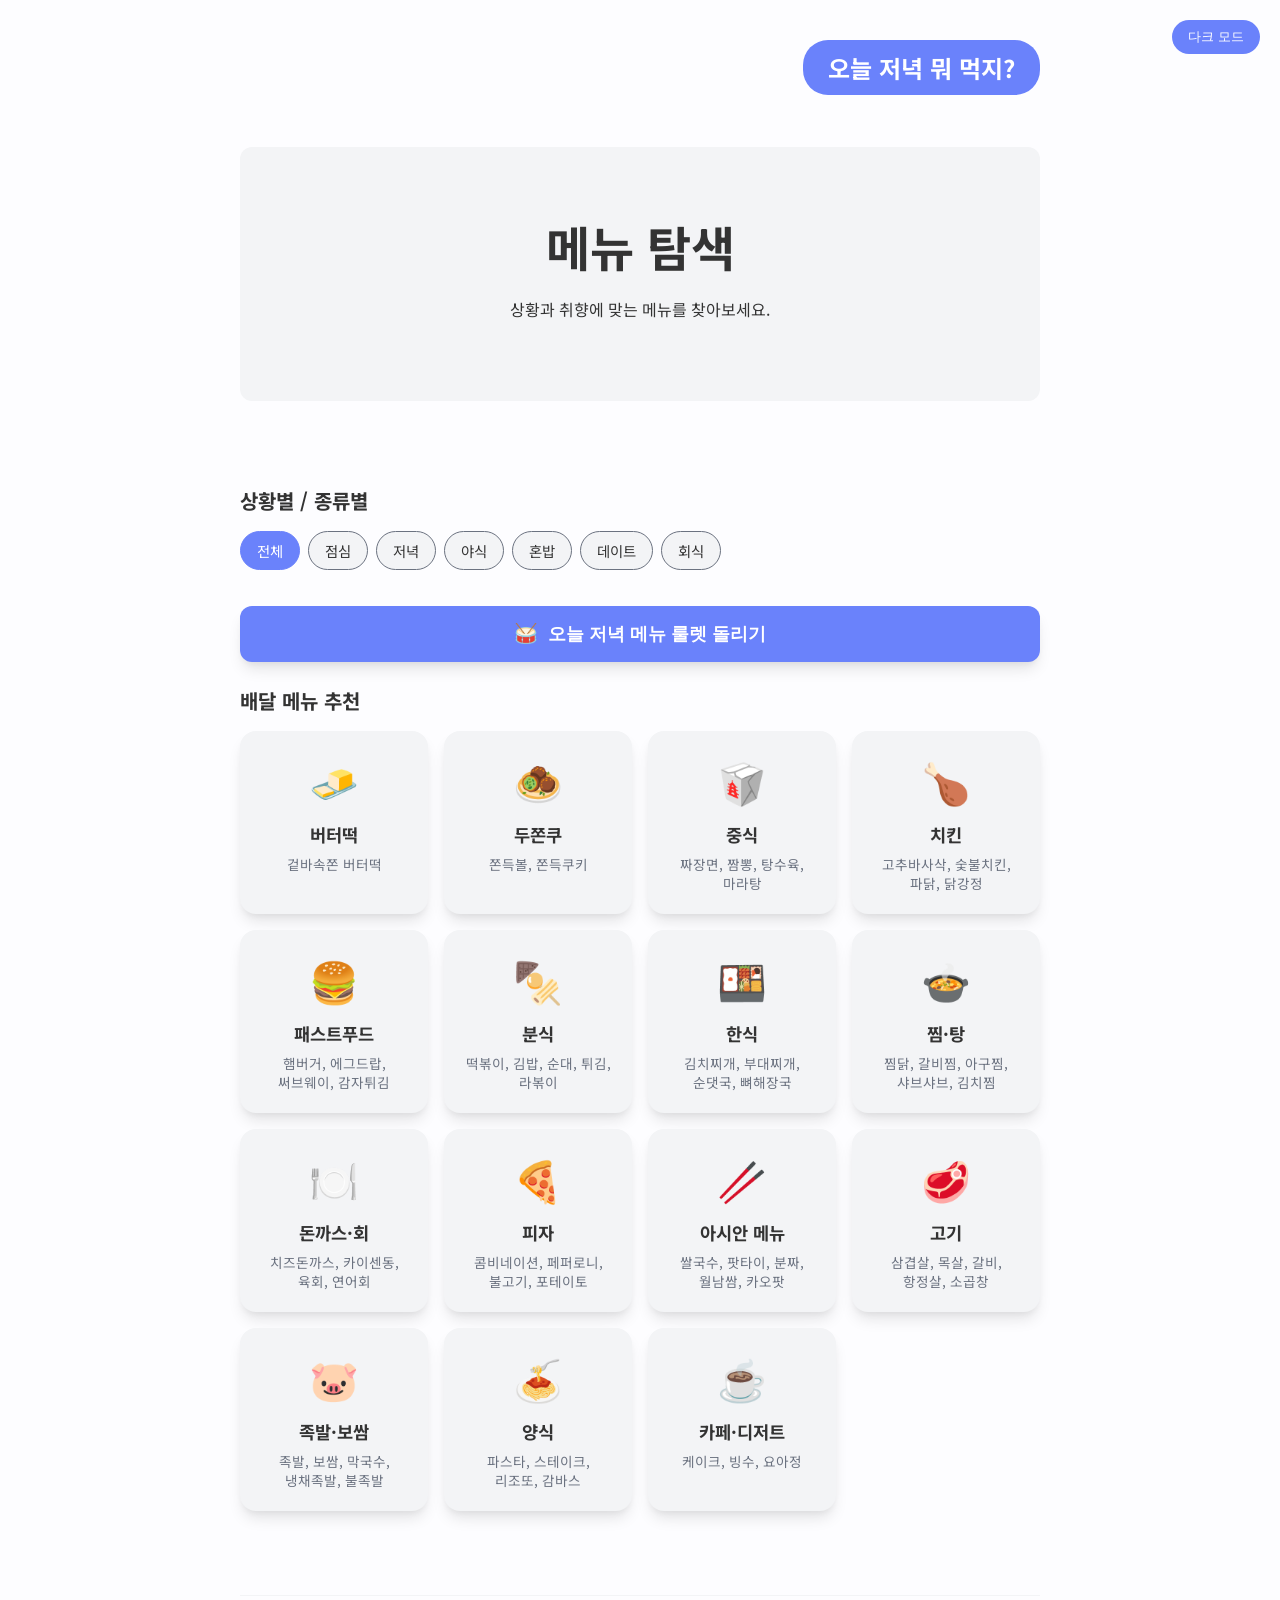
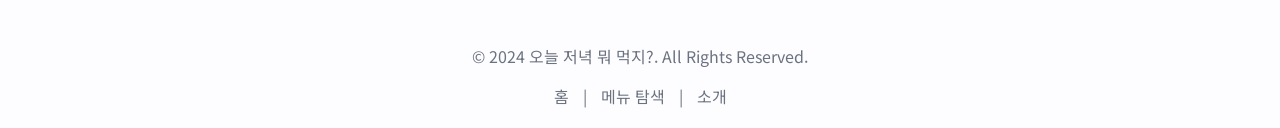
<file: menu.html>
<!DOCTYPE html>
<html lang="ko">
<head>
    <meta charset="UTF-8">
    <meta name="viewport" content="width=device-width, initial-scale=1.0">
    <title>메뉴 추천 - 오늘 저녁 뭐 먹지?</title>
    <link rel="stylesheet" href="style.css">
    <link rel="stylesheet" href="menu.css">
    <!-- Google Fonts -->
    <link href="https://fonts.googleapis.com/css2?family=Noto+Sans+KR:wght@400;700&display=swap" rel="stylesheet">
    
    <!-- Analytics & Scripts from main page -->
    <script async src="https://pagead2.googlesyndication.com/pagead/js/adsbygoogle.js?client=ca-pub-4424585063052814" crossorigin="anonymous"></script>
    <script async src="https://www.googletagmanager.com/gtag/js?id=G-4FQ4J12JVN"></script>
    <script>
      window.dataLayer = window.dataLayer || [];
      function gtag(){dataLayer.push(arguments);}
      gtag('js', new Date());
      gtag('config', 'G-4FQ4J12JVN');
    </script>
</head>
<body>
    <button id="theme-toggle">다크 모드</button>

    <div class="container">
        <nav class="top-nav">
            <a href="index.html" class="logo">오늘 저녁 뭐 먹지?</a>
        </nav>

        <header class="hero-section">
            <h1>메뉴 탐색</h1>
            <p>상황과 취향에 맞는 메뉴를 찾아보세요.</p>
        </header>

        <main>
            <div class="menu-component">
                <!-- Category Filter Section -->
                <section class="category-section">
                  <h2 class="section-title">상황별 / 종류별</h2>
                  <div class="category-tabs" id="category-tabs">
                    <button class="tab active" data-filter="all">전체</button>
                    <button class="tab" data-filter="lunch">점심</button>
                    <button class="tab" data-filter="dinner">저녁</button>
                    <button class="tab" data-filter="snack">야식</button>
                    <button class="tab" data-filter="solo">혼밥</button>
                    <button class="tab" data-filter="date">데이트</button>
                    <button class="tab" data-filter="party">회식</button>
                  </div>
                </section>
              
                <!-- Roulette CTA -->
                <div class="cta-container">
                  <button class="roulette-btn" onclick="window.location.href='index.html'">
                    <span class="icon">🥁</span> 오늘 저녁 메뉴 룰렛 돌리기
                  </button>
                </div>
              
                <!-- Delivery Menu Grid Section -->
                <section class="delivery-section">
                  <h2 class="section-title">배달 메뉴 추천</h2>
                  <div class="menu-grid">
                    <!-- Menu Item Cards -->
                    <div class="menu-card">
                      <div class="card-icon">🧈</div>
                      <div class="card-content">
                        <h3 class="card-title">버터떡</h3>
                        <p class="card-desc">겉바속쫀 버터떡</p>
                      </div>
                    </div>
              
                    <div class="menu-card">
                      <div class="card-icon">🧆</div>
                      <div class="card-content">
                        <h3 class="card-title">두쫀쿠</h3>
                        <p class="card-desc">쫀득볼, 쫀득쿠키</p>
                      </div>
                    </div>
              
                    <div class="menu-card">
                      <div class="card-icon">🥡</div>
                      <div class="card-content">
                        <h3 class="card-title">중식</h3>
                        <p class="card-desc">짜장면, 짬뽕, 탕수육, 마라탕</p>
                      </div>
                    </div>
              
                    <div class="menu-card">
                      <div class="card-icon">🍗</div>
                      <div class="card-content">
                        <h3 class="card-title">치킨</h3>
                        <p class="card-desc">고추바사삭, 숯불치킨, 파닭, 닭강정</p>
                      </div>
                    </div>
              
                    <div class="menu-card">
                      <div class="card-icon">🍔</div>
                      <div class="card-content">
                        <h3 class="card-title">패스트푸드</h3>
                        <p class="card-desc">햄버거, 에그드랍, 써브웨이, 감자튀김</p>
                      </div>
                    </div>
              
                    <div class="menu-card">
                      <div class="card-icon">🍢</div>
                      <div class="card-content">
                        <h3 class="card-title">분식</h3>
                        <p class="card-desc">떡볶이, 김밥, 순대, 튀김, 라볶이</p>
                      </div>
                    </div>
              
                    <div class="menu-card">
                      <div class="card-icon">🍱</div>
                      <div class="card-content">
                        <h3 class="card-title">한식</h3>
                        <p class="card-desc">김치찌개, 부대찌개, 순댓국, 뼈해장국</p>
                      </div>
                    </div>
              
                    <div class="menu-card">
                      <div class="card-icon">🍲</div>
                      <div class="card-content">
                        <h3 class="card-title">찜·탕</h3>
                        <p class="card-desc">찜닭, 갈비찜, 아구찜, 샤브샤브, 김치찜</p>
                      </div>
                    </div>
              
                    <div class="menu-card">
                      <div class="card-icon">🍽️</div>
                      <div class="card-content">
                        <h3 class="card-title">돈까스·회</h3>
                        <p class="card-desc">치즈돈까스, 카이센동, 육회, 연어회</p>
                      </div>
                    </div>
              
                    <div class="menu-card">
                      <div class="card-icon">🍕</div>
                      <div class="card-content">
                        <h3 class="card-title">피자</h3>
                        <p class="card-desc">콤비네이션, 페퍼로니, 불고기, 포테이토</p>
                      </div>
                    </div>
              
                    <div class="menu-card">
                      <div class="card-icon">🥢</div>
                      <div class="card-content">
                        <h3 class="card-title">아시안 메뉴</h3>
                        <p class="card-desc">쌀국수, 팟타이, 분짜, 월남쌈, 카오팟</p>
                      </div>
                    </div>
              
                    <div class="menu-card">
                      <div class="card-icon">🥩</div>
                      <div class="card-content">
                        <h3 class="card-title">고기</h3>
                        <p class="card-desc">삼겹살, 목살, 갈비, 항정살, 소곱창</p>
                      </div>
                    </div>
              
                    <div class="menu-card">
                      <div class="card-icon">🐷</div>
                      <div class="card-content">
                        <h3 class="card-title">족발·보쌈</h3>
                        <p class="card-desc">족발, 보쌈, 막국수, 냉채족발, 불족발</p>
                      </div>
                    </div>
              
                    <div class="menu-card">
                      <div class="card-icon">🍝</div>
                      <div class="card-content">
                        <h3 class="card-title">양식</h3>
                        <p class="card-desc">파스타, 스테이크, 리조또, 감바스</p>
                      </div>
                    </div>
              
                    <div class="menu-card">
                      <div class="card-icon">☕</div>
                      <div class="card-content">
                        <h3 class="card-title">카페·디저트</h3>
                        <p class="card-desc">케이크, 빙수, 요아정</p>
                      </div>
                    </div>
                  </div>
                </section>
              </div>
        </main>

        <footer class="site-footer">
            <p>&copy; 2024 오늘 저녁 뭐 먹지?. All Rights Reserved.</p>
            <nav>
                <a href="index.html">홈</a> |
                <a href="menu.html">메뉴 탐색</a> |
                <a href="about.html">소개</a>
            </nav>
        </footer>
    </div>

    <!-- Reuse main logic for theme toggle -->
    <script>
        // Simple Theme Toggle Logic Inline for this page
        const themeToggle = document.getElementById('theme-toggle');
        
        // Check saved theme
        const savedTheme = localStorage.getItem('theme');
        if (savedTheme === 'dark') {
            document.documentElement.setAttribute('data-theme', 'dark');
            themeToggle.textContent = '라이트 모드';
        }

        themeToggle.addEventListener('click', () => {
            const currentTheme = document.documentElement.getAttribute('data-theme');
            if (currentTheme === 'dark') {
                document.documentElement.removeAttribute('data-theme');
                themeToggle.textContent = '다크 모드';
                localStorage.setItem('theme', 'light');
            } else {
                document.documentElement.setAttribute('data-theme', 'dark');
                themeToggle.textContent = '라이트 모드';
                localStorage.setItem('theme', 'dark');
            }
        });

        // Tab Selection Logic
        const tabs = document.querySelectorAll('.tab');
        tabs.forEach(tab => {
            tab.addEventListener('click', () => {
                // Remove active class from all
                tabs.forEach(t => t.classList.remove('active'));
                // Add to clicked
                tab.classList.add('active');
                
                // Note: In a real app, you would filter the grid here.
                // For UI demo, we just toggle visual state.
            });
        });
    </script>
</body>
</html>
</file>
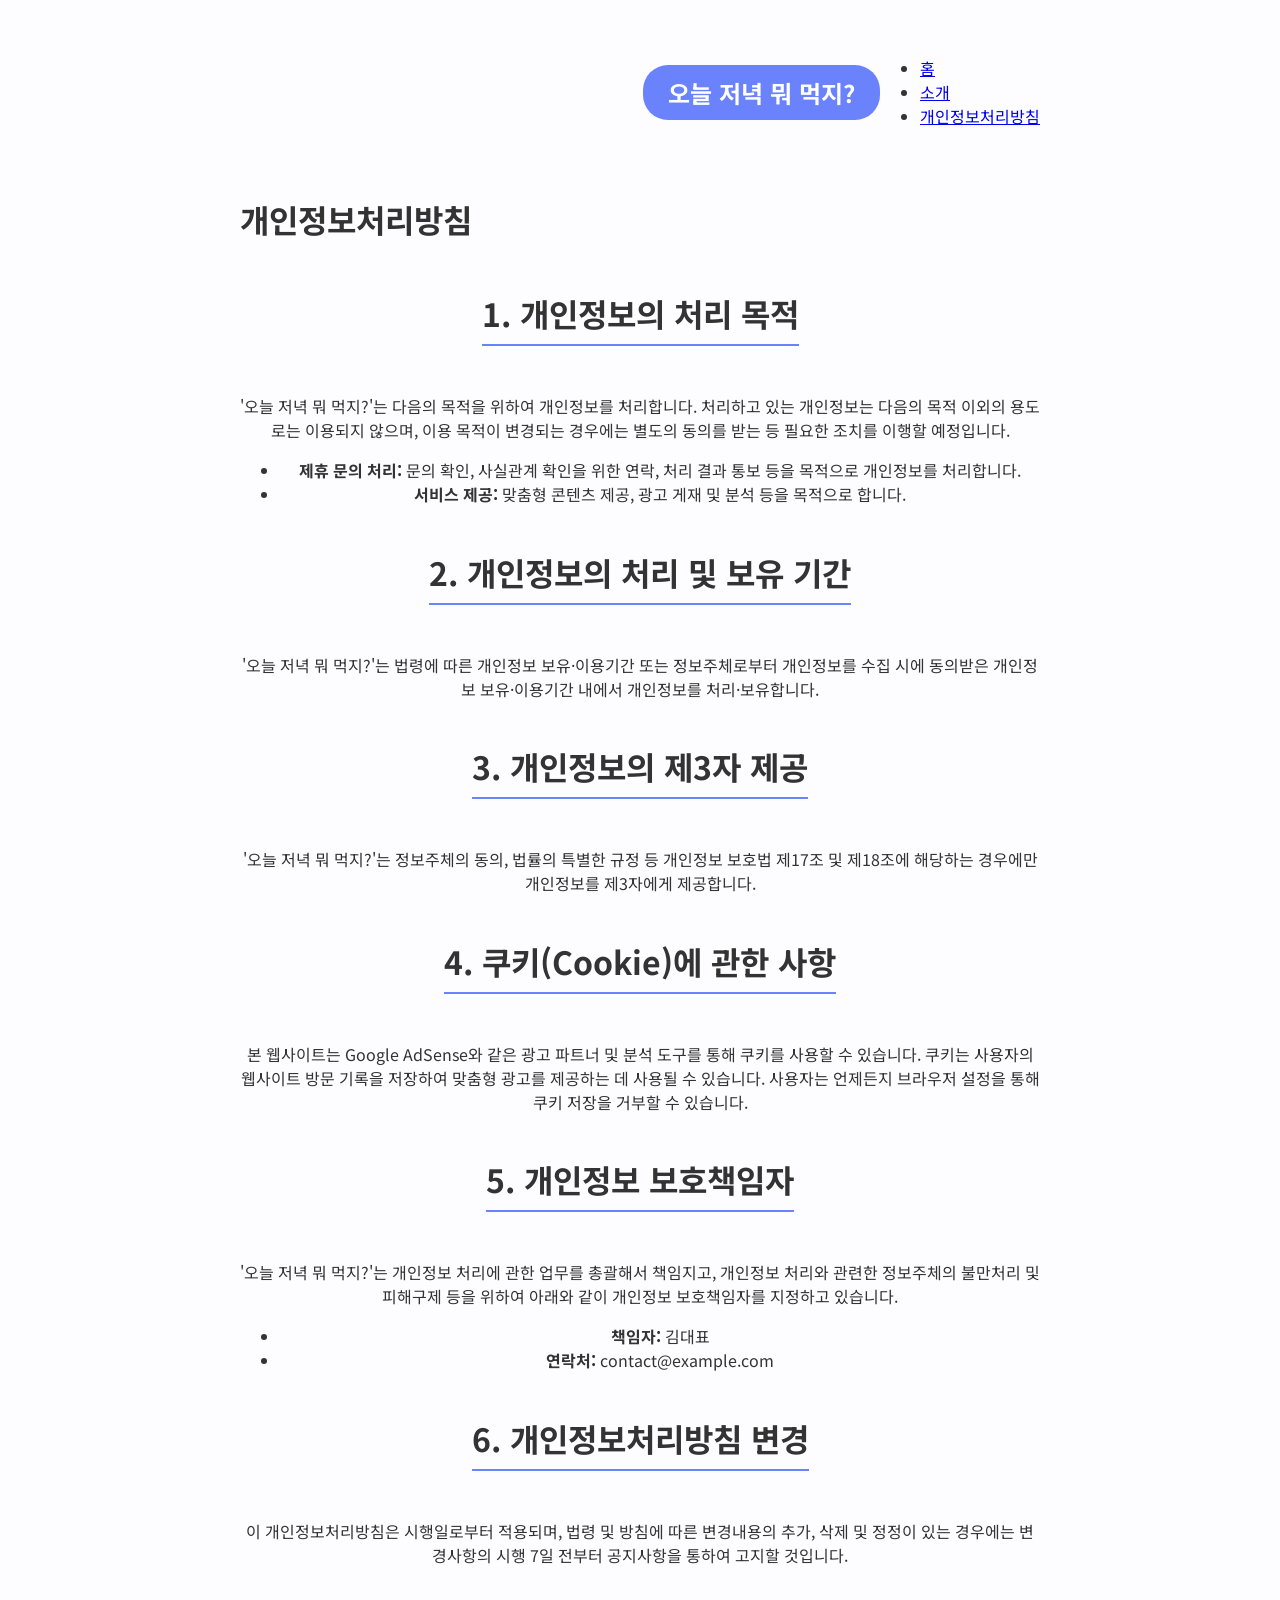
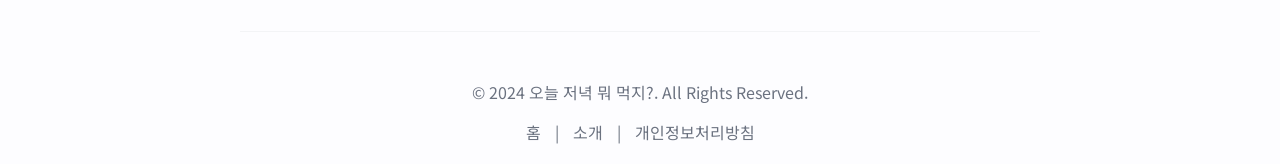
<file: privacy.html>
<!DOCTYPE html>
<html lang="ko">
<head>
    <meta charset="UTF-8">
    <meta name="viewport" content="width=device-width, initial-scale=1.0">
    <title>개인정보처리방침 - 오늘 저녁 뭐 먹지?</title>
    <link rel="stylesheet" href="style.css">
    <!-- Google tag (gtag.js) -->
    <script async src="https://www.googletagmanager.com/gtag/js?id=G-4FQ4J12JVN"></script>
    <script>
      window.dataLayer = window.dataLayer || [];
      function gtag(){dataLayer.push(arguments);}
      gtag('js', new Date());

      gtag('config', 'G-4FQ4J12JVN');
    </script>
    <script type="text/javascript">
        (function(c,l,a,r,i,t,y){
            c[a]=c[a]||function(){(c[a].q=c[a].q||[]).push(arguments)};
            t=l.createElement(r);t.async=1;t.src="https://www.clarity.ms/tag/"+i;
            y=l.getElementsByTagName(r)[0];y.parentNode.insertBefore(t,y);
        })(window, document, "clarity", "script", "vxllk355og");
    </script>
</head>
<body>
    <div class="container">
        <nav class="top-nav">
            <a href="index.html" class="logo">오늘 저녁 뭐 먹지?</a>
            <ul>
                <li><a href="index.html">홈</a></li>
                <li><a href="about.html">소개</a></li>
                <li><a href="privacy.html">개인정보처리방침</a></li>
            </ul>
        </nav>
        <header>
            <h1>개인정보처리방침</h1>
        </header>
        <main>
            <section class="content-section">
                <h2>1. 개인정보의 처리 목적</h2>
                <p>'오늘 저녁 뭐 먹지?'는 다음의 목적을 위하여 개인정보를 처리합니다. 처리하고 있는 개인정보는 다음의 목적 이외의 용도로는 이용되지 않으며, 이용 목적이 변경되는 경우에는 별도의 동의를 받는 등 필요한 조치를 이행할 예정입니다.</p>
                <ul>
                    <li><strong>제휴 문의 처리:</strong> 문의 확인, 사실관계 확인을 위한 연락, 처리 결과 통보 등을 목적으로 개인정보를 처리합니다.</li>
                    <li><strong>서비스 제공:</strong> 맞춤형 콘텐츠 제공, 광고 게재 및 분석 등을 목적으로 합니다.</li>
                </ul>

                <h2>2. 개인정보의 처리 및 보유 기간</h2>
                <p>'오늘 저녁 뭐 먹지?'는 법령에 따른 개인정보 보유·이용기간 또는 정보주체로부터 개인정보를 수집 시에 동의받은 개인정보 보유·이용기간 내에서 개인정보를 처리·보유합니다.</p>

                <h2>3. 개인정보의 제3자 제공</h2>
                <p>'오늘 저녁 뭐 먹지?'는 정보주체의 동의, 법률의 특별한 규정 등 개인정보 보호법 제17조 및 제18조에 해당하는 경우에만 개인정보를 제3자에게 제공합니다.</p>

                <h2>4. 쿠키(Cookie)에 관한 사항</h2>
                <p>본 웹사이트는 Google AdSense와 같은 광고 파트너 및 분석 도구를 통해 쿠키를 사용할 수 있습니다. 쿠키는 사용자의 웹사이트 방문 기록을 저장하여 맞춤형 광고를 제공하는 데 사용될 수 있습니다. 사용자는 언제든지 브라우저 설정을 통해 쿠키 저장을 거부할 수 있습니다.</p>

                 <h2>5. 개인정보 보호책임자</h2>
                <p>'오늘 저녁 뭐 먹지?'는 개인정보 처리에 관한 업무를 총괄해서 책임지고, 개인정보 처리와 관련한 정보주체의 불만처리 및 피해구제 등을 위하여 아래와 같이 개인정보 보호책임자를 지정하고 있습니다.</p>
                 <ul>
                    <li><strong>책임자:</strong> 김대표</li>
                    <li><strong>연락처:</strong> contact@example.com</li>
                </ul>

                <h2>6. 개인정보처리방침 변경</h2>
                <p>이 개인정보처리방침은 시행일로부터 적용되며, 법령 및 방침에 따른 변경내용의 추가, 삭제 및 정정이 있는 경우에는 변경사항의 시행 7일 전부터 공지사항을 통하여 고지할 것입니다.</p>
            </section>
        </main>
        <footer class="site-footer">
            <p>&copy; 2024 오늘 저녁 뭐 먹지?. All Rights Reserved.</p>
            <nav>
                <a href="index.html">홈</a> |
                <a href="about.html">소개</a> |
                <a href="privacy.html">개인정보처리방침</a>
            </nav>
        </footer>
    </div>
</body>
</html>
</file>
<file: style.css>
/* Google Fonts Import */
@import url('https://fonts.googleapis.com/css2?family=Noto+Sans+KR:wght@400;700&display=swap');

/* 기본 스타일 (화이트 모드) */
:root {
    --background-color: #fdfdff;
    --text-color: #333;
    --primary-color: #6a82fb;
    --container-bg-color: #ffffff;
    --card-bg-color: #f3f4f6;
    --card-shadow: 0 10px 15px -3px rgba(0, 0, 0, 0.1), 0 4px 6px -2px rgba(0, 0, 0, 0.05);
    --text-light: #6b7280;
    --visited-link-color: #FFC107;
}

/* 다크 모드 스타일 */
[data-theme="dark"] {
    --background-color: #1a1a2e;
    --text-color: #e0e0e0;
    --primary-color: #8a9ffc;
    --container-bg-color: #242444;
    --card-bg-color: #3b3b58;
    --text-light: #a0a0c0;
    --visited-link-color: #f39c12;

}

body {
    background-color: var(--background-color);
    color: var(--text-color);
    font-family: 'Noto Sans KR', sans-serif;
    transition: background-color 0.3s, color 0.3s;
    margin: 0;
    padding: 0;
}

a:visited {
    color: var(--visited-link-color);
}

.container {
    max-width: 800px;
    margin: 0 auto;
    padding: 20px;
}

/* Navigation Bar */
.top-nav {
    display: flex;
    justify-content: flex-end;
    align-items: center;
    padding: 20px 0;
    margin-bottom: 2rem;
}

.top-nav .logo {
    font-size: 1.5rem;
    font-weight: 700;
    color: #fff;
    text-decoration: none;
    background-color: var(--primary-color);
    padding: 10px 25px;
    border-radius: 25px;
    transition: transform 0.2s, background-color 0.2s;
}

.top-nav .logo:hover {
    transform: translateY(-2px);
    background-color: #5a6fe8;
}

#theme-toggle {
    position: fixed;
    top: 20px;
    right: 20px;
    padding: 8px 16px;
    border: none;
    background-color: var(--primary-color);
    color: #fff;
    border-radius: 20px;
    cursor: pointer;
    transition: background-color 0.2s;
    z-index: 1000;
}

/* Hero Section */
.hero-section {
    text-align: center;
    padding: 4rem 1rem;
    background-color: var(--card-bg-color);
    border-radius: 12px;
    margin-bottom: 3rem;
}

.hero-section h1 {
    font-size: 3rem;
    margin: 0 0 0.5rem 0;
}

/* Menu Section */
.menu-section {
    text-align: center;
    margin-bottom: 3rem;
}

.menu-result-container {
    margin: 2rem 0;
    position: relative;
}

.menu-item {
    width: 250px;
    height: 120px;
    display: flex;
    justify-content: center;
    align-items: center;
    background-color: var(--card-bg-color);
    color: var(--text-color);
    border-radius: 10px;
    font-size: 2rem;
    font-weight: bold;
    box-shadow: var(--card-shadow);
    margin: 0 auto;
}

#generate-btn {
    padding: 15px 30px;
    border: none;
    background-color: var(--primary-color);
    color: #fff;
    border-radius: 25px;
    cursor: pointer;
    font-size: 1.2rem;
    font-weight: 700;
    transition: transform 0.2s, background-color 0.2s;
    margin-top: 1rem; 
}

#generate-btn:hover {
    transform: translateY(-3px);
    background-color: #5a6fe8;
}

/* Brand Recommendations */
.brand-recommendations {
    margin-top: 1.5rem;
    text-align: center;
    min-height: 50px;
}

.brand-recommendations h4 {
    font-size: 1.2rem;
    color: var(--text-light);
    margin-bottom: 1rem;
}

.brand-list {
    display: flex;
    flex-wrap: wrap;
    justify-content: center;
    gap: 10px;
    padding: 0;
    margin: 0;
    list-style: none;
}

.brand-item {
    background-color: var(--container-bg-color);
    color: var(--primary-color);
    padding: 8px 15px;
    border-radius: 20px;
    border: 1px solid var(--primary-color);
    font-size: 0.9rem;
    font-weight: 500;
    transition: background-color 0.2s, color 0.2s;
}

/* Additional Menu Recommendations */
.additional-menus-container {
    margin-top: 3rem;
    display: none; /* Initially hidden */
}

.additional-menus-container h3 {
    font-size: 1.5rem;
    margin-bottom: 1.5rem;
    color: var(--text-light);
}

.additional-menus {
    display: flex;
    justify-content: center;
    gap: 1rem;
    flex-wrap: wrap;
}

.additional-menu-item {
    width: 180px;
    height: 100px;
    font-size: 1.5rem;
    margin: 0;
}


/* Content Section (For popular menus, categories etc.) */
.content-section {
    margin-bottom: 3rem;
    text-align: center;
}

.content-section h2 {
    font-size: 2rem;
    margin-bottom: 2rem;
    border-bottom: 2px solid var(--primary-color);
    display: inline-block;
    padding-bottom: 0.5rem;
}

/* Popular Menus */
.popular-menus {
    display: grid;
    grid-template-columns: repeat(auto-fit, minmax(220px, 1fr));
    gap: 1.5rem;
}

.popular-menu-item {
    background-color: var(--container-bg-color);
    border-radius: 12px;
    box-shadow: var(--card-shadow);
    overflow: hidden;
    text-align: center;
    transition: transform 0.2s;
}

.popular-menu-item:hover {
    transform: translateY(-5px);
}

.popular-menu-item img {
    width: 100%;
    height: 150px;
    object-fit: cover;
}

.popular-menu-item h3 {
    margin: 1rem 0 0.5rem 0;
}

.popular-menu-item p {
    color: var(--text-light);
    padding: 0 1rem 1rem 1rem;
}

/* Category Buttons */
.category-buttons button {
    background: none;
    border: 2px solid var(--primary-color);
    color: var(--primary-color);
    padding: 10px 20px;
    margin: 5px;
    border-radius: 20px;
    cursor: pointer;
    font-weight: 700;
    transition: background-color 0.2s, color 0.2s;
}

.category-buttons button:hover {
    background-color: var(--primary-color);
    color: #fff;
}

/* Footer */
.site-footer {
    text-align: center;
    margin-top: 4rem;
    padding-top: 2rem;
    border-top: 1px solid var(--card-bg-color);
    color: var(--text-light);
}

.site-footer p {
    margin-bottom: 1rem;
}

.site-footer nav a {
    color: var(--text-light);
    text-decoration: none;
    margin: 0 10px;
    transition: color 0.2s;
}

.site-footer nav a:hover {
    color: var(--primary-color);
}

.site-footer nav a:visited {
    color: var(--visited-link-color);
}

/* Form Styles */
#contact-form-section {
    background-color: var(--card-bg-color);
    padding: 2rem;
    border-radius: 12px;
    margin-bottom: 2rem;
}

.form-group {
    margin-bottom: 1rem;
    text-align: left;
}

.form-group label {
    display: block;
    margin-bottom: .5rem;
    font-weight: 700;
}

.form-group input,
.form-group textarea {
    width: 100%;
    padding: .75rem;
    border: 1px solid #ccc;
    border-radius: 4px;
    box-sizing: border-box;
    background-color: var(--background-color);
    color: var(--text-color);
}

button[type="submit"] {
    display: inline-block;
    background-color: var(--primary-color);
    color: #fff;
    padding: 12px 25px;
    border-radius: 25px;
    border: none;
    cursor: pointer;
    font-weight: 700;
    text-transform: uppercase;
    transition: background-color 0.2s;
}

#comments-section {
    margin-top: 30px;
}
</file>
<file: menu.css>
@import url('style.css');

/* Menu Component Specific Styles */
.menu-component {
  max-width: 100%;
  margin: 0 auto;
  padding: 20px 0;
}

.section-title {
  font-size: 1.25rem;
  font-weight: 700;
  margin-bottom: 16px;
  color: var(--text-color); /* Adapted to use existing variable */
}

/* Category Tabs */
.category-tabs {
  display: flex;
  gap: 8px;
  overflow-x: auto;
  padding-bottom: 12px;
  scrollbar-width: none; /* Firefox */
  margin-bottom: 24px;
}

.category-tabs::-webkit-scrollbar {
  display: none; /* Chrome/Safari */
}

.tab {
  padding: 8px 16px;
  border-radius: 20px;
  border: 1px solid var(--text-light);
  background: var(--card-bg-color);
  color: var(--text-color);
  white-space: nowrap;
  cursor: pointer;
  font-size: 0.9rem;
  transition: all 0.2s;
  font-family: inherit;
}

.tab:hover {
    border-color: var(--primary-color);
    color: var(--primary-color);
}

.tab.active {
  background: var(--primary-color);
  color: white;
  border-color: var(--primary-color);
}

/* Roulette CTA (Styled to match the new design but keep your functionality) */
.cta-container {
  margin: 24px 0;
  text-align: center;
}

.roulette-btn {
  width: 100%;
  padding: 16px;
  border-radius: 12px;
  border: none;
  background: var(--primary-color);
  color: white;
  box-shadow: var(--card-shadow);
  font-size: 1.1rem;
  font-weight: 600;
  cursor: pointer;
  display: flex;
  align-items: center;
  justify-content: center;
  gap: 10px;
  transition: transform 0.1s;
}

.roulette-btn:active {
  transform: scale(0.98);
}

.roulette-btn .icon {
    font-size: 1.2rem;
}

/* Menu Grid */
.menu-grid {
  display: grid;
  grid-template-columns: repeat(auto-fill, minmax(150px, 1fr));
  gap: 16px;
}

.menu-card {
  background: var(--card-bg-color);
  padding: 20px;
  border-radius: 16px;
  box-shadow: var(--card-shadow);
  display: flex;
  flex-direction: column;
  align-items: center;
  text-align: center;
  transition: transform 0.2s, background-color 0.3s;
  cursor: pointer;
  border: 1px solid transparent;
}

.menu-card:hover {
  transform: translateY(-4px);
  border-color: var(--primary-color);
}

.card-icon {
  font-size: 2.5rem;
  margin-bottom: 12px;
}

.card-title {
  font-size: 1.1rem;
  font-weight: 700;
  margin: 0 0 8px 0;
  color: var(--text-color);
}

.card-desc {
  font-size: 0.85rem;
  color: var(--text-light);
  margin: 0;
  line-height: 1.4;
  word-break: keep-all;
}

/* Responsive Adjustments */
@media (max-width: 480px) {
  .menu-grid {
    grid-template-columns: repeat(2, 1fr);
    gap: 12px;
  }
  
  .menu-card {
      padding: 16px;
  }
  
  .card-icon {
      font-size: 2rem;
  }
}
</file>
